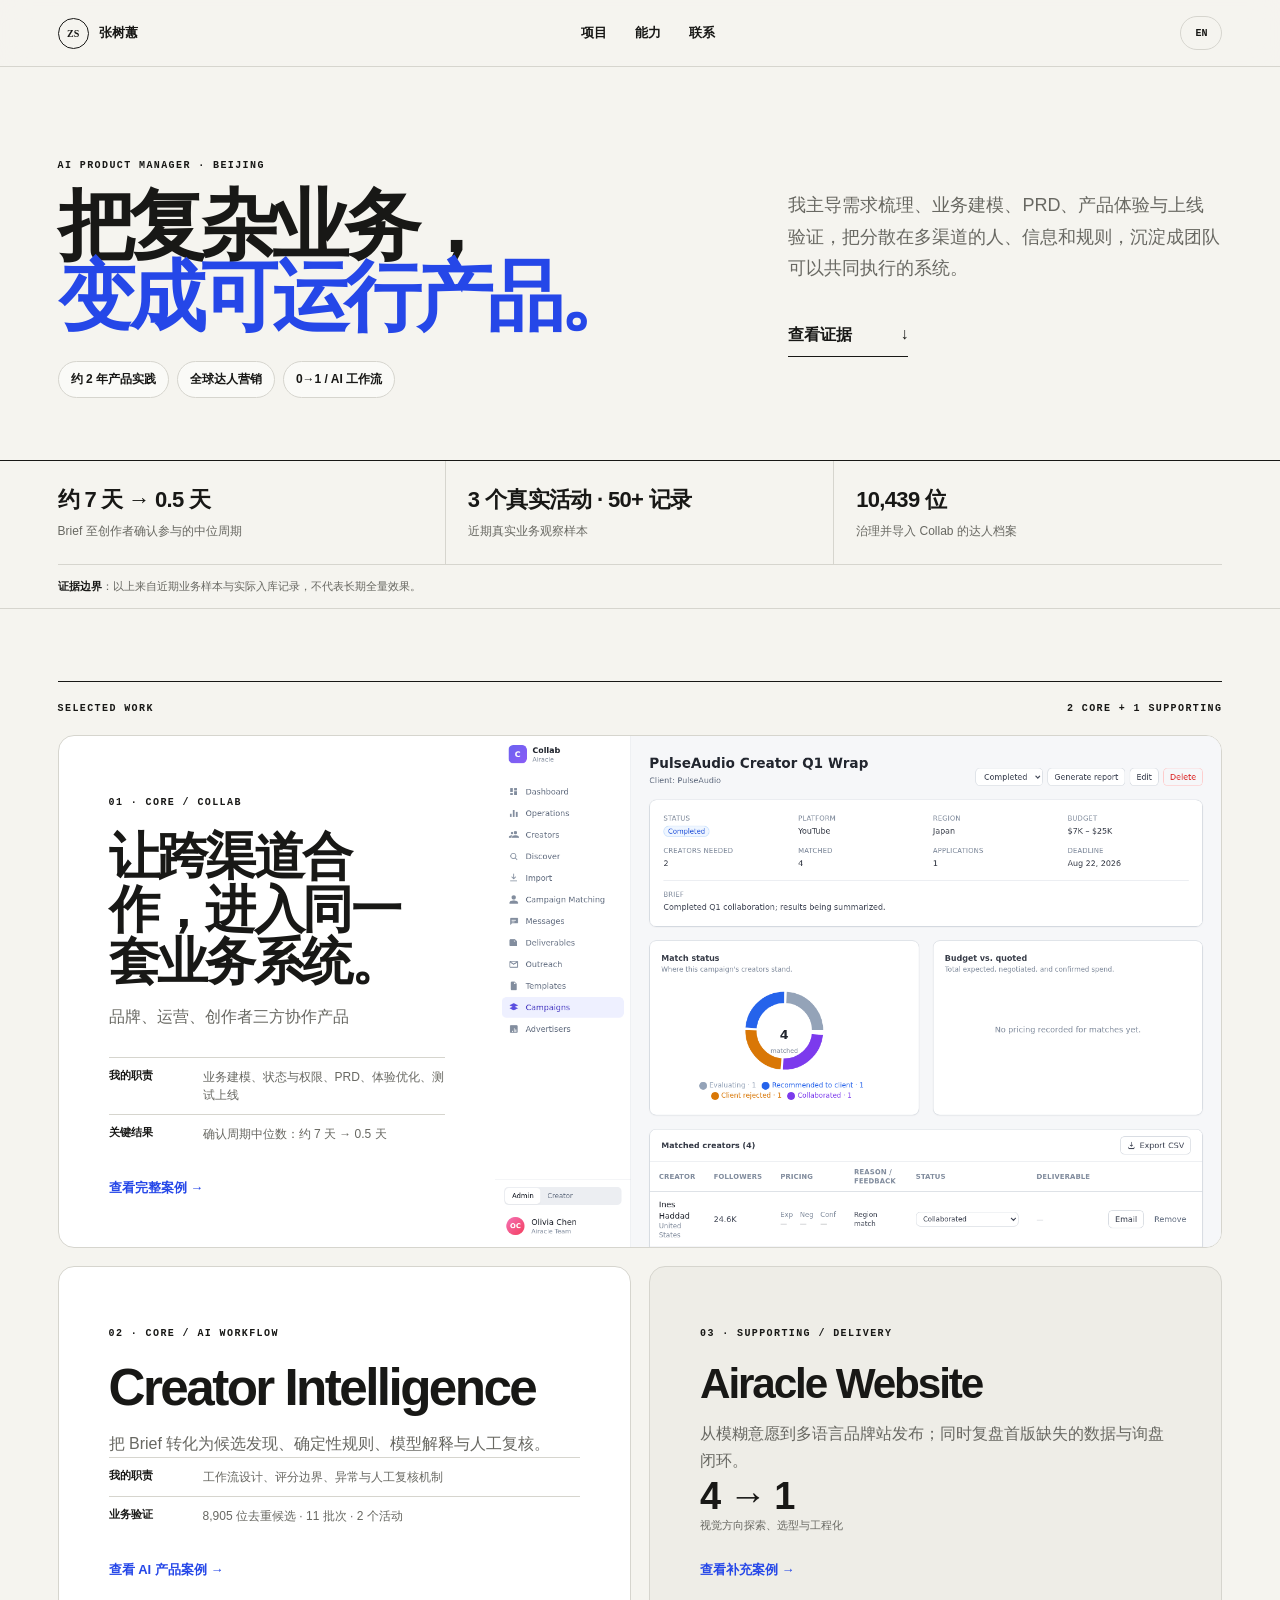
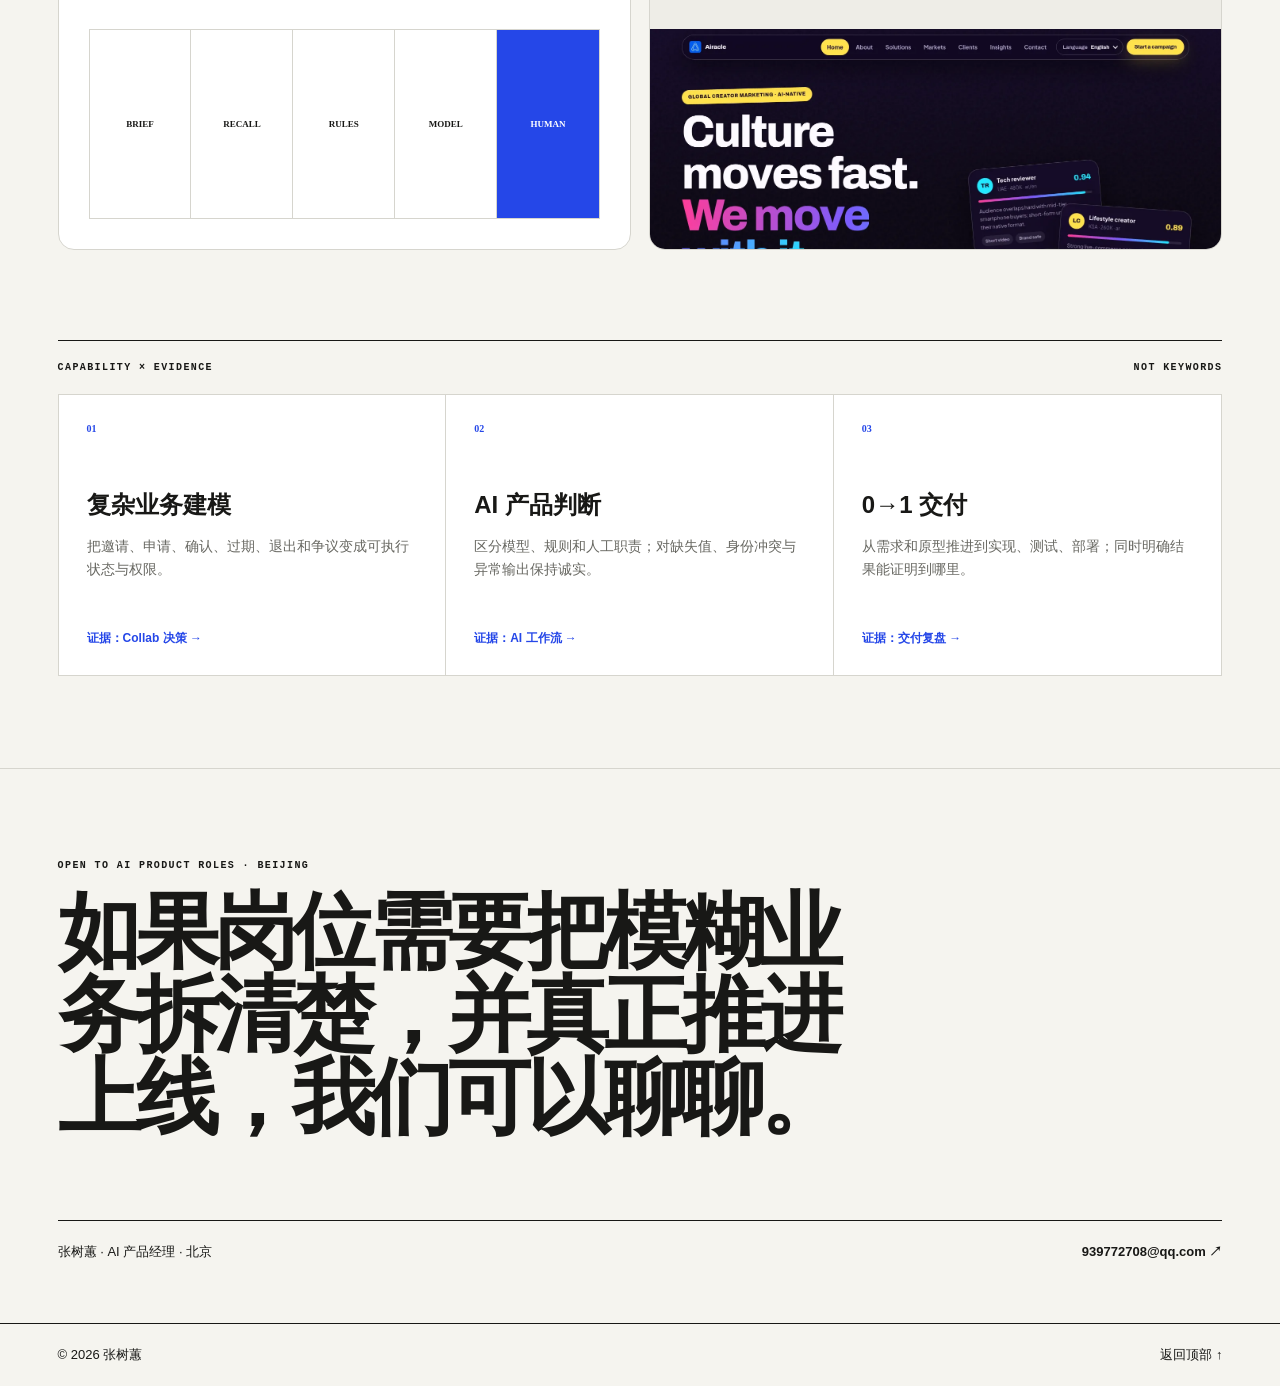
<file: index.html>
<!doctype html><html lang="zh-CN"><head><meta charset="utf-8"><meta name="viewport" content="width=device-width,initial-scale=1"><title>张树蕙｜AI 产品经理</title><meta name="description" content="张树蕙的 AI 产品作品集：约两年全球达人营销实践，复杂业务建模、AI 工作流与 0 到 1 产品交付。"><meta name="theme-color" content="#f5f4ef"><meta property="og:title" content="张树蕙｜AI 产品经理"><meta property="og:description" content="把复杂业务变成可运行、可验证的产品。"><meta property="og:type" content="website"><meta property="og:url" content="https://www.zhangshuhui.com/"><meta property="og:image" content="https://www.zhangshuhui.com/assets/portfolio/collab-campaign.png"><link rel="canonical" href="https://www.zhangshuhui.com/"><link rel="icon" href="assets/favicon.svg"><link rel="stylesheet" href="styles.css?v=402020a"></head><body><a class="skip-link" href="#main">跳到主要内容</a><header class="site-header"><div class="nav-shell"><a class="brand" href="#top"><span>ZS</span><b>张树蕙</b></a><button class="menu-button" data-menu-button aria-expanded="false" aria-controls="site-nav">菜单</button><nav id="site-nav" data-nav><a href="#work">项目</a><a href="#capability">能力</a><a href="mailto:939772708@qq.com">联系</a></nav></div></header><main id="main">
<section class="home-hero home-hero--evidence page-shell" id="top"><div class="hero-main"><p class="eyebrow">AI PRODUCT MANAGER · BEIJING</p><h1>把复杂业务，<span>变成可运行产品。</span></h1><div class="hero-facts"><span>约 2 年产品实践</span><span>全球达人营销</span><span>0→1 / AI 工作流</span></div></div><div class="home-intro"><p>我主导需求梳理、业务建模、PRD、产品体验与上线验证，把分散在多渠道的人、信息和规则，沉淀成团队可以共同执行的系统。</p><a class="text-action" href="#work">查看证据 <b>↓</b></a></div></section>
<section class="evidence-bar page-shell" aria-label="可核验成果"><article><strong>约 7 天 → 0.5 天</strong><span>Brief 至创作者确认参与的中位周期</span></article><article><strong>3 个真实活动 · 50+ 记录</strong><span>近期真实业务观察样本</span></article><article><strong>10,439 位</strong><span>治理并导入 Collab 的达人档案</span></article><p><b>证据边界</b>：以上来自近期业务样本与实际入库记录，不代表长期全量效果。</p></section>
<section class="work-index page-shell" id="work"><div class="section-label"><span>SELECTED WORK</span><span>2 CORE + 1 SUPPORTING</span></div><div class="project-grid">
<a class="project-card project-card--hero" href="cases/collab.html"><div class="project-copy"><p class="eyebrow">01 · CORE / COLLAB</p><h2>让跨渠道合作，进入同一套业务系统。</h2><p>品牌、运营、创作者三方协作产品</p><dl class="ownership"><div><dt>我的职责</dt><dd>业务建模、状态与权限、PRD、体验优化、测试上线</dd></div><div><dt>关键结果</dt><dd>确认周期中位数：约 7 天 → 0.5 天</dd></div></dl><b>查看完整案例 →</b></div><figure class="evidence-focus"><img src="assets/portfolio/collab-campaign.png" alt="Collab 活动工作台" width="1280" height="900"></figure></a>
<a class="project-card project-card--core" href="cases/creator-intelligence.html"><div class="project-copy"><p class="eyebrow">02 · CORE / AI WORKFLOW</p><h2>Creator Intelligence</h2><p>把 Brief 转化为候选发现、确定性规则、模型解释与人工复核。</p><dl class="ownership"><div><dt>我的职责</dt><dd>工作流设计、评分边界、异常与人工复核机制</dd></div><div><dt>业务验证</dt><dd>8,905 位去重候选 · 11 批次 · 2 个活动</dd></div></dl><b>查看 AI 产品案例 →</b></div><div class="card-workflow" aria-label="Creator Intelligence 工作流"><span>BRIEF</span><span>RECALL</span><span>RULES</span><span>MODEL</span><span>HUMAN</span></div></a>
<a class="project-card project-card--support" href="cases/airacle-website.html"><div class="project-copy"><p class="eyebrow">03 · SUPPORTING / DELIVERY</p><h2>Airacle Website</h2><p>从模糊意愿到多语言品牌站发布；同时复盘首版缺失的数据与询盘闭环。</p><div class="project-stat"><strong>4 → 1</strong><span>视觉方向探索、选型与工程化</span></div><b>查看补充案例 →</b></div><figure><img src="assets/portfolio/airacle-home.webp" alt="Airacle 全球化品牌官网" width="1440" height="1000" loading="lazy"></figure></a>
</div></section>
<section class="capability page-shell" id="capability"><div class="section-label"><span>CAPABILITY × EVIDENCE</span><span>NOT KEYWORDS</span></div><div class="capability-grid"><article><span>01</span><h3>复杂业务建模</h3><p>把邀请、申请、确认、过期、退出和争议变成可执行状态与权限。</p><a href="cases/collab.html#decisions">证据：Collab 决策 →</a></article><article><span>02</span><h3>AI 产品判断</h3><p>区分模型、规则和人工职责；对缺失值、身份冲突与异常输出保持诚实。</p><a href="cases/creator-intelligence.html#product">证据：AI 工作流 →</a></article><article><span>03</span><h3>0→1 交付</h3><p>从需求和原型推进到实现、测试、部署；同时明确结果能证明到哪里。</p><a href="cases/airacle-website.html#outcome">证据：交付复盘 →</a></article></div></section>
<section class="home-contact page-shell"><p class="eyebrow">OPEN TO AI PRODUCT ROLES · BEIJING</p><h2>如果岗位需要把模糊业务拆清楚，并真正推进上线，我们可以聊聊。</h2><div><span>张树蕙 · AI 产品经理 · 北京</span><a href="mailto:939772708@qq.com">939772708@qq.com ↗</a></div></section></main><footer><span>© <span data-year></span> 张树蕙</span><a href="#top">返回顶部 ↑</a></footer><script src="script.js?v=402020a"></script></body></html>
</file>
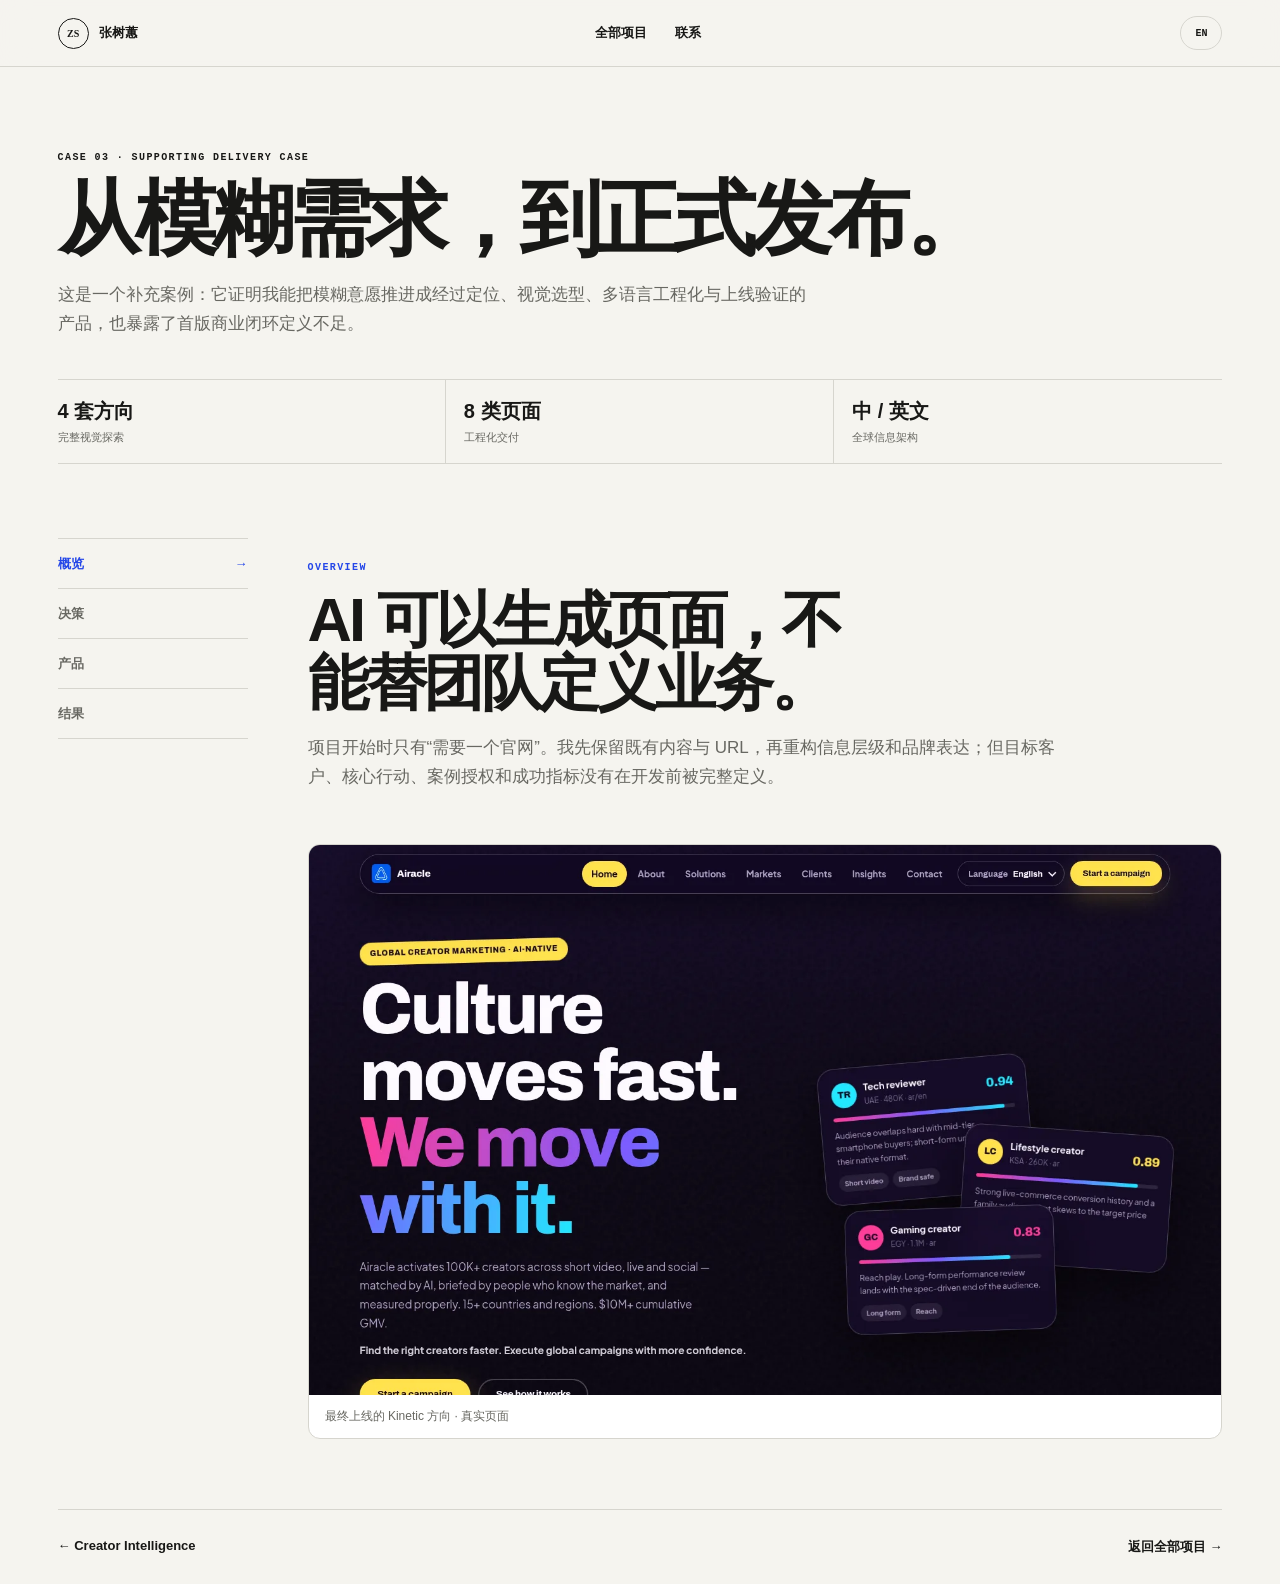
<file: cases/airacle-website.html>
<!doctype html><html lang="zh-CN"><head><meta charset="utf-8"><meta name="viewport" content="width=device-width,initial-scale=1"><title>Airacle Website｜张树蕙产品案例</title><meta name="description" content="补充案例：从模糊官网需求到多语言品牌站发布，并复盘商业闭环缺口。"><link rel="canonical" href="https://www.zhangshuhui.com/cases/airacle-website.html"><link rel="icon" href="../assets/favicon.svg"><link rel="stylesheet" href="../styles.css?v=402020a"></head><body><header class="site-header"><div class="nav-shell"><a class="brand" href="../index.html"><span>ZS</span><b>张树蕙</b></a><nav><a href="../index.html#work">全部项目</a><a href="mailto:939772708@qq.com">联系</a></nav></div></header><main class="case-shell" id="main"><section class="case-intro"><p class="eyebrow">CASE 03 · SUPPORTING DELIVERY CASE</p><h1>从模糊需求，到正式发布。</h1><p>这是一个补充案例：它证明我能把模糊意愿推进成经过定位、视觉选型、多语言工程化与上线验证的产品，也暴露了首版商业闭环定义不足。</p><div class="case-results"><span><b>4 套方向</b>完整视觉探索</span><span><b>8 类页面</b>工程化交付</span><span><b>中 / 英文</b>全球信息架构</span></div></section><div class="case-browser"><nav class="case-tabs" role="tablist" aria-label="Airacle Website 案例章节"><a role="tab" href="#overview" aria-controls="overview">概览</a><a role="tab" href="#decisions" aria-controls="decisions">决策</a><a role="tab" href="#product" aria-controls="product">产品</a><a role="tab" href="#outcome" aria-controls="outcome">结果</a></nav><div class="case-panels">
<section id="overview" role="tabpanel"><div class="panel-heading"><span>OVERVIEW</span><h2>AI 可以生成页面，不能替团队定义业务。</h2><p>项目开始时只有“需要一个官网”。我先保留既有内容与 URL，再重构信息层级和品牌表达；但目标客户、核心行动、案例授权和成功指标没有在开发前被完整定义。</p></div><figure class="panel-visual"><img src="../assets/portfolio/airacle-home.webp" alt="Airacle 真实官网首页" width="1440" height="1000"><figcaption>最终上线的 Kinetic 方向 · 真实页面</figcaption></figure></section>
<section id="decisions" role="tabpanel"><div class="panel-heading"><span>PRODUCT DECISIONS</span><h2>不是只交一套皮肤，而是用方案帮助团队选择。</h2></div><div class="decision-cards"><article><b>KINETIC</b><h3>文化张力</h3><p>最终采用，表达达人营销的速度、文化感与跨市场活力。</p></article><article><b>AURORA</b><h3>AI 实验室</h3><p>技术表达更强，但容易落入通用 AI SaaS 视觉。</p></article><article><b>MERIDIAN</b><h3>编辑美学</h3><p>更克制和高端，但会削弱业务需要的行动感。</p></article></div></section>
<section id="product" role="tabpanel"><div class="panel-heading"><span>DELIVERY SYSTEM</span><h2>从视觉方向，到可维护、可发布的网站。</h2><p>Kinetic 被扩展为八类页面和中英文路径，同时补齐 sitemap、hreflang、分享图、favicon、链接与资源校验，并完成浏览器验证与正式发布。</p></div><figure class="panel-visual panel-visual--large"><img src="../assets/portfolio/airacle-home.webp" alt="Airacle 官网工程化页面" width="1440" height="1000"><figcaption>真实发布页面；不是概念稿或匿名模板。</figcaption></figure></section>
<section id="outcome" role="tabpanel"><div class="panel-heading"><span>OUTCOME & REFLECTION</span><h2>交付完成，但商业闭环没有在首版建立。</h2><p>网站完成多语言、SEO 和发布验证，却没有访问埋点、可追踪询盘与销售归因。因此它只能证明交付质量，不能包装成增长成果。</p></div><div class="evidence-table"><article><b>正确判断</b><p>我提出并坚持不使用 AI 补写的匿名案例或未经客户授权的数据。</p></article><article><b>关键不足</b><p>页面范围先于成功指标确定，缺少“访问 → 询盘 → 跟进 → 商机”的可验证链路。</p></article><article><b>如果重做</b><p>首发首页、真实 Brief 表单、事件埋点与销售归因，再依据搜索和销售需求扩展页面。</p></article></div></section>
</div></div><nav class="case-next"><a href="creator-intelligence.html#overview">← Creator Intelligence</a><a href="../index.html#work">返回全部项目 →</a></nav></main><script src="../script.js?v=402020a"></script></body></html>
</file>
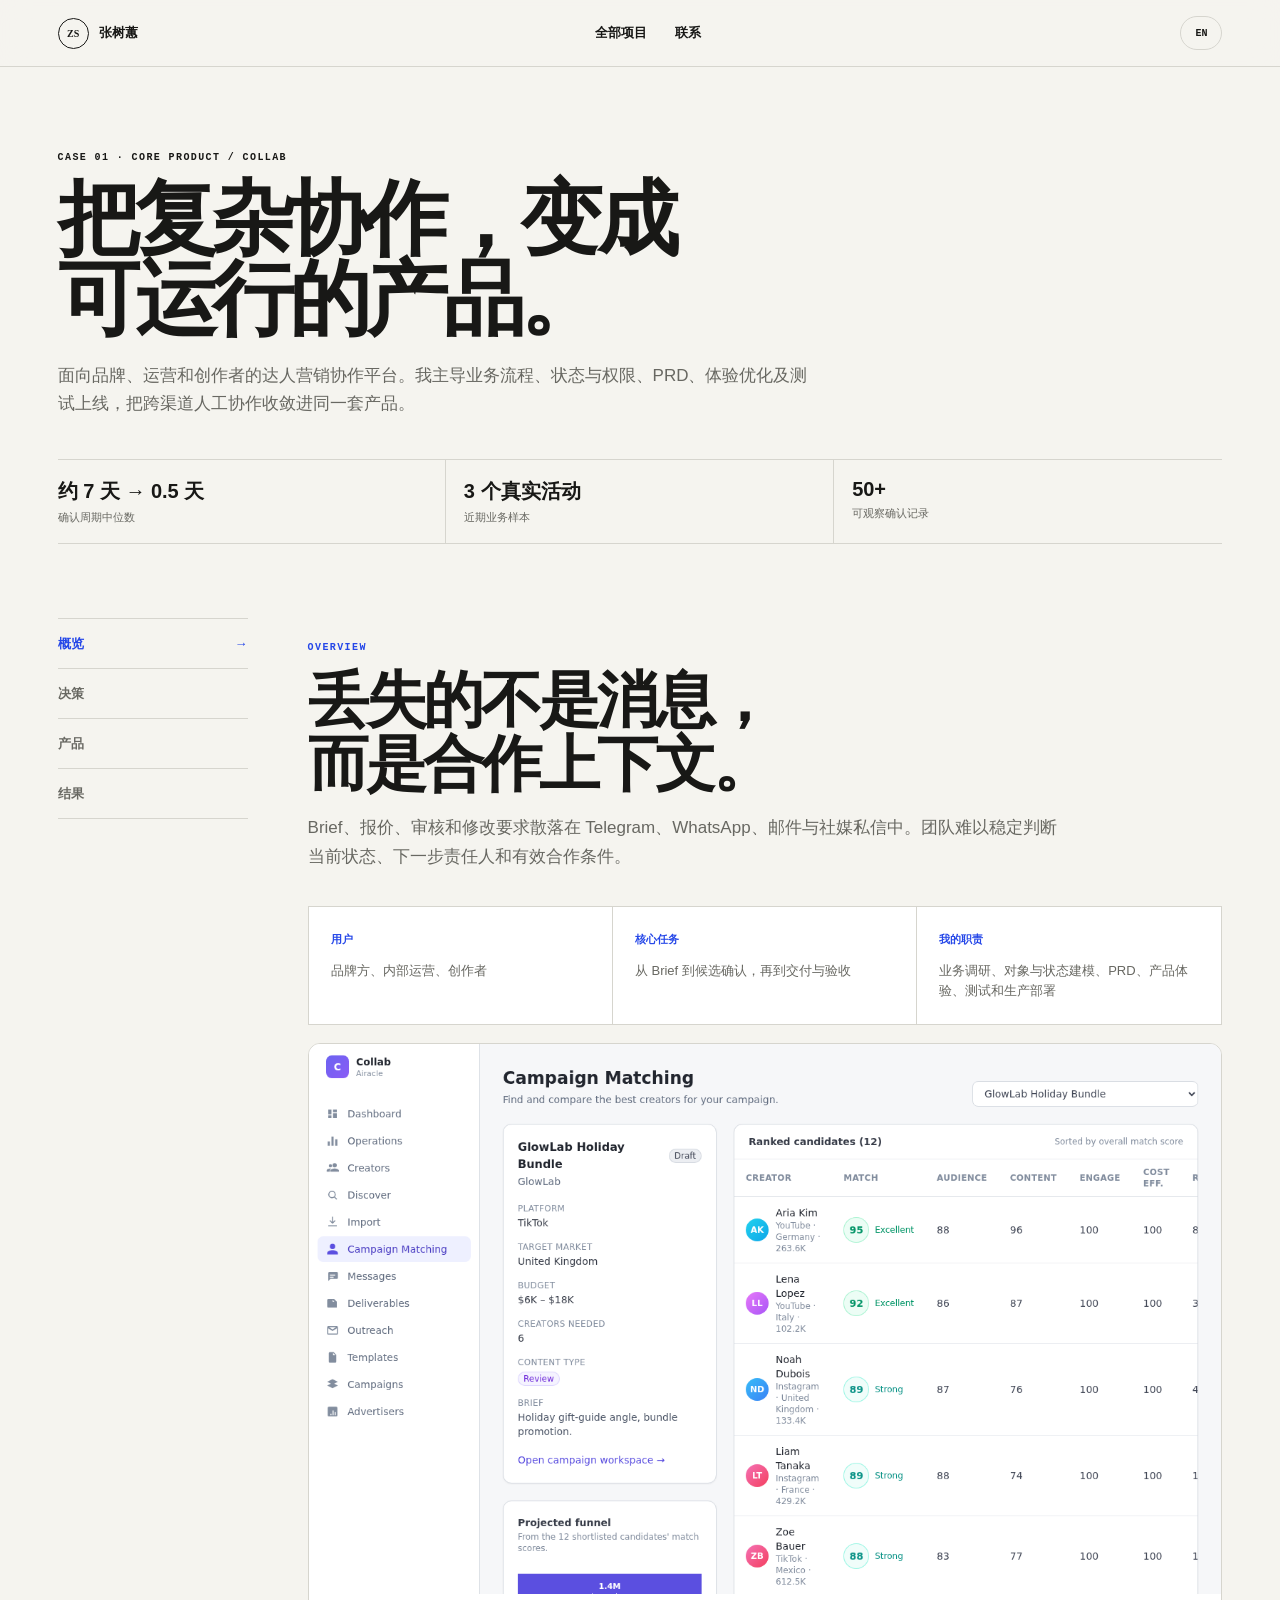
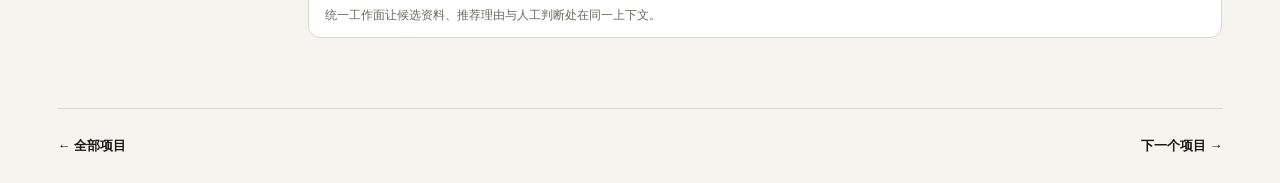
<file: cases/collab.html>
<!doctype html><html lang="zh-CN"><head><meta charset="utf-8"><meta name="viewport" content="width=device-width,initial-scale=1"><title>Collab｜张树蕙产品案例</title><meta name="description" content="Collab 达人营销协作平台：从跨渠道人工协作到统一状态、责任和数据。"><link rel="canonical" href="https://www.zhangshuhui.com/cases/collab.html"><link rel="icon" href="../assets/favicon.svg"><link rel="stylesheet" href="../styles.css?v=402020a"></head><body><header class="site-header"><div class="nav-shell"><a class="brand" href="../index.html"><span>ZS</span><b>张树蕙</b></a><nav><a href="../index.html#work">全部项目</a><a href="mailto:939772708@qq.com">联系</a></nav></div></header><main class="case-shell" id="main"><section class="case-intro"><p class="eyebrow">CASE 01 · CORE PRODUCT / COLLAB</p><h1>把复杂协作，变成可运行的产品。</h1><p>面向品牌、运营和创作者的达人营销协作平台。我主导业务流程、状态与权限、PRD、体验优化及测试上线，把跨渠道人工协作收敛进同一套产品。</p><div class="case-results"><span><b>约 7 天 → 0.5 天</b>确认周期中位数</span><span><b>3 个真实活动</b>近期业务样本</span><span><b>50+</b>可观察确认记录</span></div></section><div class="case-browser"><nav class="case-tabs" role="tablist" aria-label="Collab 案例章节"><a role="tab" href="#overview" aria-controls="overview">概览</a><a role="tab" href="#decisions" aria-controls="decisions">决策</a><a role="tab" href="#product" aria-controls="product">产品</a><a role="tab" href="#outcome" aria-controls="outcome">结果</a></nav><div class="case-panels">
<section id="overview" role="tabpanel"><div class="panel-heading"><span>OVERVIEW</span><h2>丢失的不是消息，而是合作上下文。</h2><p>Brief、报价、审核和修改要求散落在 Telegram、WhatsApp、邮件与社媒私信中。团队难以稳定判断当前状态、下一步责任人和有效合作条件。</p></div><div class="context-grid"><article><b>用户</b><p>品牌方、内部运营、创作者</p></article><article><b>核心任务</b><p>从 Brief 到候选确认，再到交付与验收</p></article><article><b>我的职责</b><p>业务调研、对象与状态建模、PRD、产品体验、测试和生产部署</p></article></div><figure class="panel-visual"><img src="../assets/portfolio/collab-matching.png" alt="Collab 匹配工作台" width="1280" height="900"><figcaption>统一工作面让候选资料、推荐理由与人工判断处在同一上下文。</figcaption></figure></section>
<section id="decisions" role="tabpanel"><div class="panel-heading"><span>PRODUCT DECISIONS</span><h2>真正困难的不是页面，而是冲突发生时系统怎么处理。</h2></div><div class="decision-cards"><article><b>01 · CAPACITY</b><h3>待确认也占名额</h3><p>避免活动超额确认；邀请过期或明确拒绝后再释放，并保留历史记录。</p></article><article><b>02 · CONSENT</b><h3>条件变化必须重确认</h3><p>品牌修改报价、交付或授权条件后进入“待处理”，系统不得替创作者默认接受。</p></article><article><b>03 · RIGHTS</b><h3>AI 不裁决关键权益</h3><p>资格、付款和争议由确定性规则约束，异常升级人工，不让模型直接改变合作状态。</p></article></div></section>
<section id="product" role="tabpanel"><div class="panel-heading"><span>PRODUCT SYSTEM</span><h2>每个角色，看见同一笔合作的状态和下一步。</h2><p>我把原来的消息接力拆成一条可追踪业务链路，并为过期、条件变更、拒绝和争议保留明确出口。</p></div><div class="process-flow" aria-label="Collab 核心业务链路"><span><b>01 · BRIEF</b>品牌提交需求</span><span><b>02 · MATCH</b>发现与筛选候选</span><span><b>03 · INVITE</b>邀请或开放申请</span><span><b>04 · CONFIRM</b>候选确认条件</span><span><b>05 · DELIVER</b>提交内容与返修</span><span><b>06 · ACCEPT</b>验收与后续结算</span></div><div class="product-gallery"><figure><img src="../assets/portfolio/collab-campaign.png" alt="Collab 活动详情" width="1280" height="900"><figcaption>活动、名额与下一步动作</figcaption></figure><figure><img src="../assets/portfolio/collab-report.png" alt="Collab 活动报告" width="1280" height="900"><figcaption>过程与结果复盘</figcaption></figure><figure class="mobile-proof"><img src="../assets/portfolio/collab-mobile.png" alt="Collab 移动端" width="390" height="844"><figcaption>移动端高频状态</figcaption></figure></div></section>
<section id="outcome" role="tabpanel"><div class="panel-heading"><span>OUTCOME & MEASUREMENT</span><h2>结果成立，但必须把口径说清楚。</h2><p>近期 3 个活动、50+ 笔可观察确认记录中，从品牌 Brief 进入团队到候选确认参与的周期中位数，由约 7 天缩短至 0.5 天。</p></div><div class="evidence-table"><article><b>指标口径</b><p>起点：团队收到可执行 Brief；终点：创作者确认参加且提交品牌审核所需信息。</p></article><article><b>为什么用中位数</b><p>减少极端延迟样本对结果的拉动，更接近日常活动的典型周期。</p></article><article><b>证据限制</b><p>样本仅覆盖近期 3 个活动，不代表长期全量；外部邮件、WhatsApp、合同与发布仍有人工回填。</p></article></div></section>
</div></div><nav class="case-next"><a href="../index.html#work">← 全部项目</a><a href="creator-intelligence.html#overview">下一个项目 →</a></nav></main><script src="../script.js?v=402020a"></script></body></html>
</file>
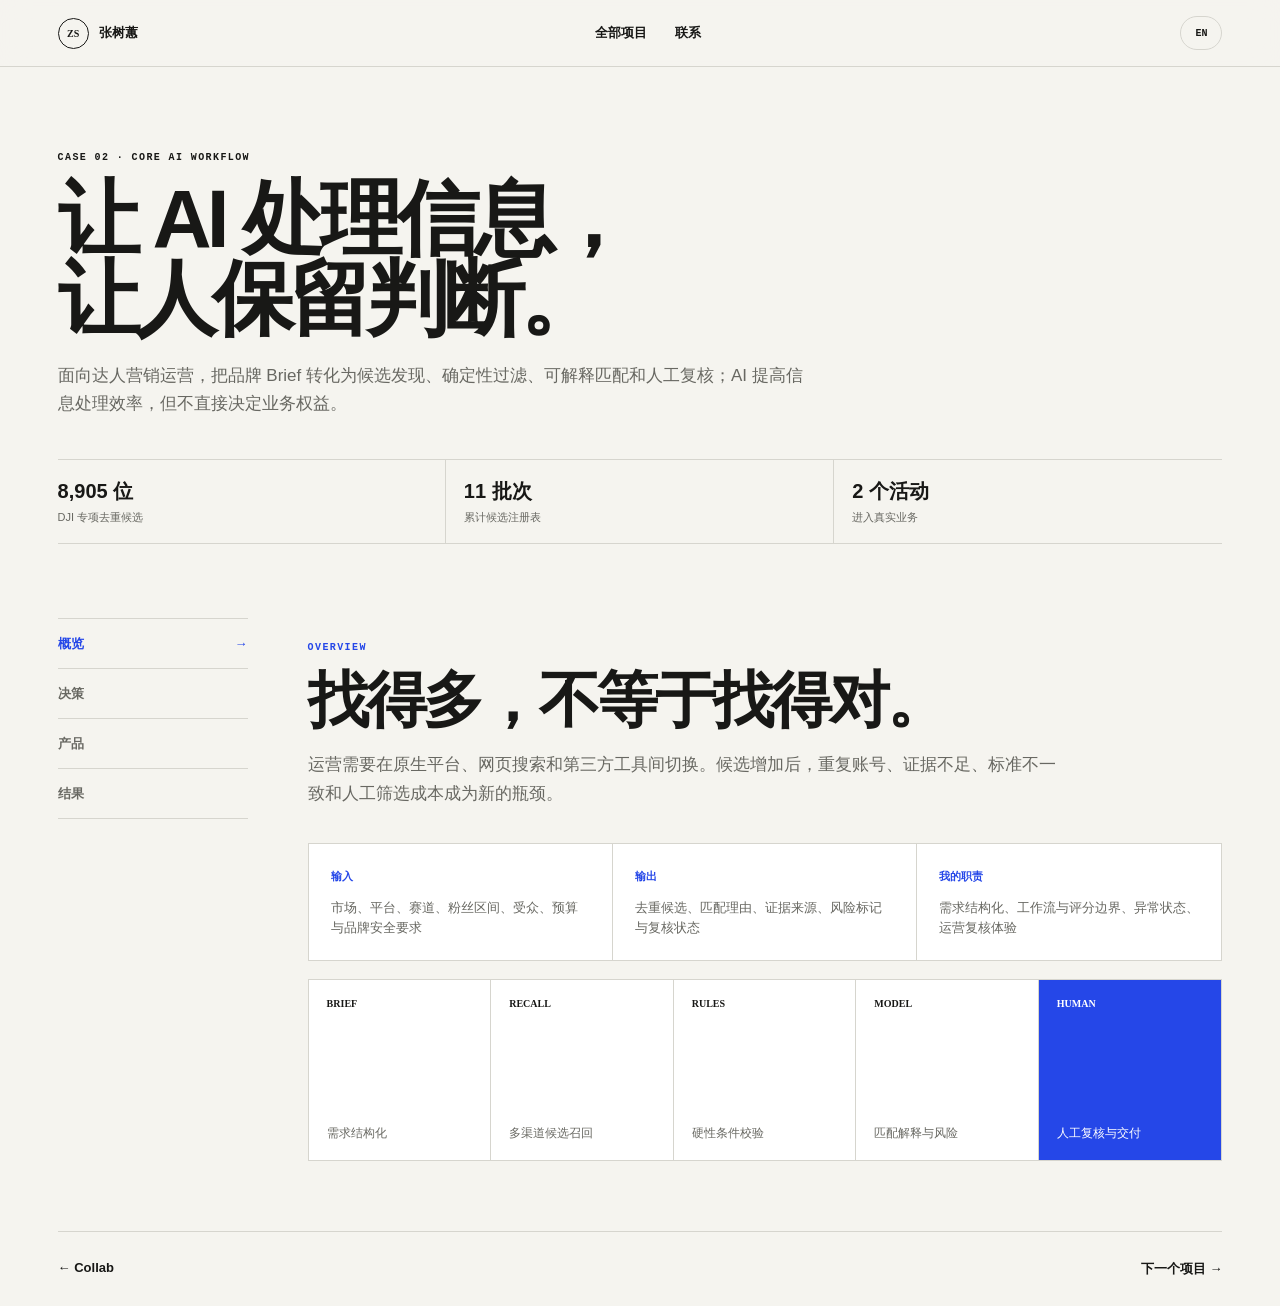
<file: cases/creator-intelligence.html>
<!doctype html><html lang="zh-CN"><head><meta charset="utf-8"><meta name="viewport" content="width=device-width,initial-scale=1"><title>Creator Intelligence｜张树蕙产品案例</title><meta name="description" content="AI 辅助达人发现：Brief 结构化、候选召回、规则校验、模型解释与人工复核。"><link rel="canonical" href="https://www.zhangshuhui.com/cases/creator-intelligence.html"><link rel="icon" href="../assets/favicon.svg"><link rel="stylesheet" href="../styles.css?v=402020a"></head><body><header class="site-header"><div class="nav-shell"><a class="brand" href="../index.html"><span>ZS</span><b>张树蕙</b></a><nav><a href="../index.html#work">全部项目</a><a href="mailto:939772708@qq.com">联系</a></nav></div></header><main class="case-shell" id="main"><section class="case-intro"><p class="eyebrow">CASE 02 · CORE AI WORKFLOW</p><h1>让 AI 处理信息，让人保留判断。</h1><p>面向达人营销运营，把品牌 Brief 转化为候选发现、确定性过滤、可解释匹配和人工复核；AI 提高信息处理效率，但不直接决定业务权益。</p><div class="case-results"><span><b>8,905 位</b>DJI 专项去重候选</span><span><b>11 批次</b>累计候选注册表</span><span><b>2 个活动</b>进入真实业务</span></div></section><div class="case-browser"><nav class="case-tabs" role="tablist" aria-label="Creator Intelligence 案例章节"><a role="tab" href="#overview" aria-controls="overview">概览</a><a role="tab" href="#decisions" aria-controls="decisions">决策</a><a role="tab" href="#product" aria-controls="product">产品</a><a role="tab" href="#outcome" aria-controls="outcome">结果</a></nav><div class="case-panels">
<section id="overview" role="tabpanel"><div class="panel-heading"><span>OVERVIEW</span><h2>找得多，不等于找得对。</h2><p>运营需要在原生平台、网页搜索和第三方工具间切换。候选增加后，重复账号、证据不足、标准不一致和人工筛选成本成为新的瓶颈。</p></div><div class="context-grid"><article><b>输入</b><p>市场、平台、赛道、粉丝区间、受众、预算与品牌安全要求</p></article><article><b>输出</b><p>去重候选、匹配理由、证据来源、风险标记与复核状态</p></article><article><b>我的职责</b><p>需求结构化、工作流与评分边界、异常状态、运营复核体验</p></article></div><div class="workflow-diagram" aria-label="AI 辅助达人发现工作流"><span><b>BRIEF</b>需求结构化</span><span><b>RECALL</b>多渠道候选召回</span><span><b>RULES</b>硬性条件校验</span><span><b>MODEL</b>匹配解释与风险</span><span><b>HUMAN</b>人工复核与交付</span></div></section>
<section id="decisions" role="tabpanel"><div class="panel-heading"><span>PRODUCT DECISIONS</span><h2>评分不是事实，可信度来自证据和边界。</h2></div><div class="decision-cards decision-cards--four"><article><b>01</b><h3>缺失标记未知</h3><p>不把缺少档期、报价或受众信息伪装成不匹配。</p></article><article><b>02</b><h3>高分必须解释</h3><p>结论附带资料来源；没有证据的 95 分不进入可信推荐。</p></article><article><b>03</b><h3>模型不覆盖资产</h3><p>身份冲突进入人工核验，原始账号和来源记录始终保留。</p></article><article><b>04</b><h3>失败不等于低分</h3><p>非法 JSON、接口超时或资料不足进入待处理，不能误伤候选人。</p></article></div></section>
<section id="product" role="tabpanel"><div class="panel-heading"><span>AI PRODUCT ARCHITECTURE</span><h2>模型负责理解，规则守住底线，人工承担决定。</h2><p>当前是预设路径驱动的 AI 工作流，不包装成能够自主规划的完整 Agent。每一层拥有不同职责，并产生可审计的中间结果。</p></div><div class="layer-stack"><article><b>模型层</b><h3>理解与归纳</h3><p>解析 Brief、提取候选资料、生成搜索词、整理匹配理由和风险。</p><span>输出必须结构化，并附证据来源。</span></article><article><b>规则层</b><h3>确定性校验</h3><p>校验平台、粉丝区间、必要字段、身份冲突、JSON 格式与任务状态。</p><span>硬性条件不交给模型自由解释。</span></article><article><b>人工层</b><h3>业务复核</h3><p>判断账号真实性、内容适配、敏感风险、是否联系和最终交付名单。</p><span>关键状态变更由人确认。</span></article></div><div class="failure-strip"><b>失败状态</b><span>资料不足 → 待补充</span><span>输出异常 → 待重试</span><span>身份冲突 → 待核验</span><span>规则不通过 → 拒绝并记录原因</span></div></section>
<section id="outcome" role="tabpanel"><div class="panel-heading"><span>OUTCOME & EVALUATION</span><h2>证明了流程可用，还没有证明模型已经最优。</h2><p>DJI 欧美专项形成 8,905 位去重候选并进入两个真实活动。35 个实质回复中有 10 个明确报价，即“实质回复 → 明确报价率”为 28.6%；它不是总体回复率。</p></div><div class="evidence-table"><article><b>已验证</b><p>候选召回、去重、规则过滤、解释生成、导出和运营复核可以组成可执行流程。</p></article><article><b>评测缺口</b><p>尚未建立统一离线评测集，也缺少完整发送人数，因此不能证明总体回复率、召回率或模型准确率。</p></article><article><b>下一步</b><p>统一记录邀请、回复、报价、签约和发布，并用人工通过率、单位时间有效候选数与端到端转化评估迭代。</p></article></div></section>
</div></div><nav class="case-next"><a href="collab.html#overview">← Collab</a><a href="airacle-website.html#overview">下一个项目 →</a></nav></main><script src="../script.js?v=402020a"></script></body></html>
</file>
<file: styles.css>
:root{--paper:#f5f4ef;--ink:#181816;--muted:#686862;--line:#d6d5ce;--blue:#2547e8;--card:#fff;--max:1280px;--pad:clamp(20px,4.5vw,64px)}*{box-sizing:border-box}html{scroll-behavior:smooth}body{margin:0;background:var(--paper);color:var(--ink);font-family:Inter,"SF Pro Display","PingFang SC","Microsoft YaHei",sans-serif;-webkit-font-smoothing:antialiased}a{color:inherit;text-decoration:none}img{display:block;max-width:100%}.skip-link{position:fixed;top:-70px;left:15px;background:var(--ink);color:#fff;padding:10px;z-index:50}.skip-link:focus{top:15px}.page-shell,.nav-shell,.case-shell{width:min(100%,var(--max));margin:auto;padding-left:var(--pad);padding-right:var(--pad)}.site-header{position:sticky;top:0;z-index:30;background:rgba(245,244,239,.92);backdrop-filter:blur(14px);border-bottom:1px solid var(--line)}.nav-shell{height:66px;display:flex;align-items:center;justify-content:space-between}.brand{display:flex;align-items:center;gap:10px;font-size:13px}.brand span{display:grid;place-items:center;width:31px;height:31px;border:1px solid;border-radius:50%;font:700 10px ui-monospace}.nav-shell nav{display:flex;gap:28px;font-size:13px;font-weight:650}.menu-button{display:none;border:0;background:none;min-width:48px;min-height:44px;font-weight:700}.eyebrow,.section-label,.panel-heading>span{font:700 10px/1.3 ui-monospace,SFMono-Regular,Menlo,monospace;letter-spacing:.14em;text-transform:uppercase}.home-hero{padding-top:100px;padding-bottom:90px;display:grid;grid-template-columns:1.2fr .8fr;gap:80px;align-items:end}.home-hero h1{margin:18px 0 0;font-size:clamp(66px,7.5vw,104px);line-height:.92;letter-spacing:-.07em}.home-hero h1 span{display:block}.home-hero h1 span:last-child{color:var(--blue)}.home-intro p{max-width:500px;margin:0 0 30px;color:var(--muted);font-size:18px;line-height:1.75}.text-action{display:inline-flex;gap:48px;padding:10px 0;border-bottom:1px solid;font-weight:700}.section-label{display:flex;justify-content:space-between;padding:20px 0;border-top:1px solid}.work-index{padding-bottom:90px}.project-grid{display:grid;grid-template-columns:1fr 1fr;gap:18px}.project-card{min-height:480px;background:var(--card);border:1px solid var(--line);border-radius:16px;overflow:hidden;display:grid;grid-template-rows:auto 220px;transition:transform .2s ease,box-shadow .2s ease}.project-card:hover{transform:translateY(-3px);box-shadow:0 18px 50px rgba(25,25,20,.09)}.project-card--hero{grid-column:1/-1;grid-template-columns:.75fr 1.25fr;grid-template-rows:none;min-height:510px}.project-copy{padding:clamp(28px,4vw,50px);display:flex;flex-direction:column;align-items:flex-start}.project-copy h2{margin:12px 0 16px;font-size:clamp(34px,4vw,58px);line-height:1.02;letter-spacing:-.05em;text-wrap:balance}.project-copy>p:not(.eyebrow){margin:0;color:var(--muted);line-height:1.65}.project-stat{margin:auto 0 28px;display:grid}.project-stat strong{font-size:38px;letter-spacing:-.04em}.project-stat span{font-size:11px;color:var(--muted)}.project-copy>b{font-size:13px;color:var(--blue)}.project-card figure{margin:0;overflow:hidden;background:#eee}.project-card figure img{width:100%;height:100%;object-fit:cover;object-position:top}.card-workflow{display:grid;grid-template-columns:repeat(5,1fr);margin:0 30px 30px;border:1px solid var(--line)}.card-workflow span{display:grid;place-items:center;border-right:1px solid var(--line);font:700 9px ui-monospace}.card-workflow span:last-child{border:0;background:var(--blue);color:#fff}.proof{padding-bottom:90px}.proof-grid{display:grid;grid-template-columns:repeat(3,1fr);border:1px solid var(--line);background:#fff}.proof-grid article{padding:30px;border-right:1px solid var(--line)}.proof-grid article:last-child{border:0}.proof-grid strong{font-size:28px}.proof-grid p{margin:8px 0 0;color:var(--muted);font-size:13px}.home-contact{padding-top:80px;padding-bottom:40px;border-top:1px solid var(--line)}.home-contact h2{max-width:950px;margin:18px 0 80px;font-size:clamp(44px,6.5vw,84px);line-height:1;letter-spacing:-.06em;text-wrap:balance}.home-contact>div,footer{display:flex;justify-content:space-between;padding:22px 0;border-top:1px solid;font-size:13px}.home-contact a{font-weight:700}footer{width:min(100%,var(--max));margin:auto;padding-left:var(--pad);padding-right:var(--pad)}
/* tabbed case studies */.case-intro{padding:74px 0 46px}.case-intro h1{max-width:980px;margin:15px 0 22px;font-size:clamp(52px,6.4vw,86px);line-height:.98;letter-spacing:-.06em;text-wrap:balance}.case-intro>p:not(.eyebrow){max-width:760px;margin:0;color:var(--muted);font-size:17px;line-height:1.7}.case-results{display:grid;grid-template-columns:repeat(3,1fr);margin-top:40px;border-top:1px solid var(--line);border-bottom:1px solid var(--line)}.case-results span{padding:18px;border-right:1px solid var(--line);font-size:11px;color:var(--muted)}.case-results span:first-child{padding-left:0}.case-results span:last-child{border:0}.case-results b{display:block;margin-bottom:5px;color:var(--ink);font-size:20px}.case-browser{display:grid;grid-template-columns:190px 1fr;gap:60px;align-items:start;padding:28px 0 70px}.case-tabs{position:sticky;top:94px;display:grid;border-top:1px solid var(--line)}.case-tabs a{min-height:50px;display:flex;align-items:center;border-bottom:1px solid var(--line);font-size:13px;font-weight:650;color:var(--muted)}.case-tabs a[aria-selected="true"]{color:var(--blue);font-weight:800}.case-tabs a[aria-selected="true"]:after{content:'→';margin-left:auto}.case-panels{min-width:0}.case-panels>section{animation:panel-in .22s ease}.tabs-ready .case-panels>section[hidden]{display:none}.panel-heading{max-width:850px;padding:18px 0 35px}.panel-heading>span{color:var(--blue)}.panel-heading h2{margin:14px 0 18px;font-size:clamp(38px,4.8vw,64px);line-height:1.03;letter-spacing:-.05em;text-wrap:balance}.panel-heading p{max-width:760px;margin:0;color:var(--muted);font-size:17px;line-height:1.72}.panel-visual{margin:0;border:1px solid var(--line);border-radius:12px;overflow:hidden;background:#fff}.panel-visual img{width:100%;max-height:550px;object-fit:cover;object-position:top}.panel-visual figcaption,.product-gallery figcaption{padding:13px 16px;color:var(--muted);font-size:12px}.decision-cards{display:grid;grid-template-columns:repeat(3,1fr);gap:12px}.decision-cards article,.workflow-detail article,.boundary{padding:25px;background:#fff;border:1px solid var(--line);border-radius:10px}.decision-cards article>b{color:var(--blue);font:700 10px ui-monospace}.decision-cards h3{margin:35px 0 10px;font-size:20px}.decision-cards p,.workflow-detail p,.boundary p{margin:0;color:var(--muted);line-height:1.6;font-size:14px}.product-gallery{display:grid;grid-template-columns:1fr 1fr .42fr;gap:12px}.product-gallery figure{margin:0;background:#fff;border:1px solid var(--line);border-radius:10px;overflow:hidden}.product-gallery img{width:100%;height:360px;object-fit:cover;object-position:top}.product-gallery .mobile-proof img{object-fit:contain;background:#eee}.workflow-diagram{display:grid;grid-template-columns:repeat(5,1fr);border:1px solid var(--line);background:#fff}.workflow-diagram span{min-height:180px;padding:18px;border-right:1px solid var(--line);display:flex;flex-direction:column;justify-content:space-between;color:var(--muted);font-size:12px}.workflow-diagram span:last-child{border:0;background:var(--blue);color:#fff}.workflow-diagram b{color:var(--ink);font:700 10px ui-monospace}.workflow-diagram span:last-child b{color:#fff}.workflow-detail{display:grid;grid-template-columns:repeat(3,1fr);gap:12px}.workflow-detail b,.boundary>b{display:block;margin-bottom:30px;color:var(--blue)}.boundary{max-width:760px;margin-top:22px}.case-next{display:flex;justify-content:space-between;padding:28px 0;border-top:1px solid var(--line);font-size:13px;font-weight:700}@keyframes panel-in{from{opacity:0;transform:translateY(6px)}to{opacity:1;transform:none}}
@media(max-width:820px){.home-hero{grid-template-columns:1fr;gap:35px}.project-card--hero{grid-template-columns:1fr;grid-template-rows:auto 320px}.case-browser{grid-template-columns:1fr;gap:28px}.case-tabs{top:66px;z-index:15;display:grid;grid-template-columns:repeat(4,1fr);background:rgba(245,244,239,.96);border-bottom:1px solid var(--line)}.case-tabs a{justify-content:center;border:0;border-bottom:3px solid transparent}.case-tabs a[aria-selected="true"]{border-bottom-color:var(--blue)}.case-tabs a[aria-selected="true"]:after{display:none}.decision-cards,.workflow-detail{grid-template-columns:1fr 1fr}.product-gallery{grid-template-columns:1fr 1fr}.product-gallery .mobile-proof{grid-column:1/-1}.product-gallery .mobile-proof img{height:440px}}
@media(max-width:620px){:root{--pad:18px}.nav-shell{height:60px}.menu-button{display:block}.nav-shell nav{display:none;position:absolute;top:60px;left:0;right:0;padding:15px 18px;background:var(--paper);border-bottom:1px solid var(--line)}.nav-shell nav.open{display:flex}.home-hero{padding-top:60px;padding-bottom:58px}.home-hero h1{font-size:15vw}.home-intro p{font-size:16px}.project-grid{grid-template-columns:1fr}.project-card,.project-card--hero{grid-column:auto;grid-template-columns:1fr;grid-template-rows:auto 210px;min-height:460px}.project-copy h2{font-size:10.5vw}.project-stat{margin-top:35px}.card-workflow{height:150px;margin:0 18px 18px;grid-template-columns:1fr}.card-workflow span{border-right:0;border-bottom:1px solid var(--line)}.card-workflow span:last-child{border:0}.proof-grid{grid-template-columns:1fr}.proof-grid article{border-right:0;border-bottom:1px solid var(--line)}.home-contact{padding-top:60px}.home-contact h2{font-size:11.5vw;margin-bottom:60px}.home-contact>div,footer{flex-direction:column;gap:10px}.case-intro{padding-top:50px;padding-bottom:28px}.case-intro h1{font-size:12.5vw}.case-intro>p:not(.eyebrow){font-size:15px}.case-results{grid-template-columns:1fr;margin-top:28px}.case-results span,.case-results span:first-child{padding:12px 0;border-right:0;border-bottom:1px solid var(--line)}.case-browser{padding-top:12px}.case-tabs{margin-left:calc(var(--pad) * -1);margin-right:calc(var(--pad) * -1);padding:0 var(--pad)}.case-tabs a{min-height:48px}.panel-heading{padding-top:12px}.panel-heading h2{font-size:10.5vw}.panel-heading p{font-size:15px}.panel-visual img{max-height:400px}.decision-cards,.workflow-detail,.product-gallery{grid-template-columns:1fr}.decision-cards article{min-height:170px}.product-gallery .mobile-proof{grid-column:auto}.workflow-diagram{grid-template-columns:1fr}.workflow-diagram span{min-height:62px;flex-direction:row;align-items:center;border-right:0;border-bottom:1px solid var(--line)}.product-gallery img,.product-gallery .mobile-proof img{height:300px}.case-next{gap:18px;font-size:12px}}
@media(prefers-reduced-motion:reduce){*{scroll-behavior:auto!important;animation:none!important;transition:none!important}}


/* evidence-first portfolio */
.home-hero--evidence{padding-top:82px;padding-bottom:62px;align-items:center}.hero-main h1{max-width:780px;font-size:clamp(56px,6vw,84px)}.hero-main h1 span{color:var(--blue)}.hero-facts{display:flex;flex-wrap:wrap;gap:8px;margin-top:30px}.hero-facts span{padding:9px 12px;border:1px solid var(--line);border-radius:99px;background:rgba(255,255,255,.55);font-size:12px;font-weight:700}.evidence-bar{display:grid;grid-template-columns:repeat(3,1fr);border-top:1px solid var(--ink);border-bottom:1px solid var(--line);margin-bottom:72px}.evidence-bar article{padding:24px 22px;border-right:1px solid var(--line)}.evidence-bar article:first-child{padding-left:0}.evidence-bar article:nth-child(3){border-right:0}.evidence-bar strong,.evidence-bar span{display:block}.evidence-bar strong{font-size:22px;letter-spacing:-.03em}.evidence-bar span{margin-top:7px;color:var(--muted);font-size:12px;line-height:1.5}.evidence-bar>p{grid-column:1/-1;margin:0;padding:14px 0;border-top:1px solid var(--line);color:var(--muted);font-size:11px}.evidence-bar>p b{color:var(--ink)}.ownership{width:100%;margin:auto 0 26px}.ownership>div{display:grid;grid-template-columns:82px 1fr;gap:12px;padding:10px 0;border-top:1px solid var(--line)}.ownership dt{font-size:11px;font-weight:800}.ownership dd{margin:0;color:var(--muted);font-size:12px;line-height:1.5}.project-card--core{min-height:540px}.project-card--support{min-height:540px;background:#eeede7}.project-card--support .project-copy h2{font-size:clamp(30px,3.3vw,48px)}.capability{padding-bottom:92px}.capability-grid{display:grid;grid-template-columns:repeat(3,1fr);border:1px solid var(--line);background:#fff}.capability-grid article{min-height:280px;padding:28px;display:flex;flex-direction:column;border-right:1px solid var(--line)}.capability-grid article:last-child{border:0}.capability-grid article>span{color:var(--blue);font:700 10px ui-monospace}.capability-grid h3{margin:55px 0 14px;font-size:24px}.capability-grid p{margin:0;color:var(--muted);font-size:14px;line-height:1.65}.capability-grid a{margin-top:auto;padding-top:24px;color:var(--blue);font-size:12px;font-weight:800}.context-grid{display:grid;grid-template-columns:repeat(3,1fr);margin-bottom:18px;border:1px solid var(--line);background:#fff}.context-grid article{padding:22px;border-right:1px solid var(--line)}.context-grid article:last-child{border:0}.context-grid b{font-size:11px;color:var(--blue)}.context-grid p{margin:14px 0 0;color:var(--muted);font-size:13px;line-height:1.55}.process-flow{display:grid;grid-template-columns:repeat(6,1fr);margin-bottom:18px;border:1px solid var(--line);background:#fff}.process-flow span{min-height:130px;padding:15px;display:flex;flex-direction:column;justify-content:space-between;border-right:1px solid var(--line);color:var(--muted);font-size:11px;line-height:1.5}.process-flow span:last-child{border:0;background:var(--blue);color:#fff}.process-flow b{color:var(--ink);font:700 9px ui-monospace}.process-flow span:last-child b{color:#fff}.evidence-table{display:grid;grid-template-columns:repeat(3,1fr);border:1px solid var(--line);background:#fff}.evidence-table article{padding:26px;border-right:1px solid var(--line)}.evidence-table article:last-child{border:0}.evidence-table b{color:var(--blue);font-size:12px}.evidence-table p{margin:32px 0 0;color:var(--muted);font-size:14px;line-height:1.7}.decision-cards--four{grid-template-columns:repeat(2,1fr)}.layer-stack{display:grid;grid-template-columns:repeat(3,1fr);gap:12px}.layer-stack article{padding:28px;background:#fff;border:1px solid var(--line);border-radius:10px}.layer-stack b{color:var(--blue);font:700 10px ui-monospace}.layer-stack h3{margin:42px 0 12px;font-size:22px}.layer-stack p{min-height:68px;margin:0;color:var(--muted);font-size:14px;line-height:1.6}.layer-stack span{display:block;margin-top:26px;padding-top:14px;border-top:1px solid var(--line);font-size:11px;font-weight:700}.failure-strip{display:flex;flex-wrap:wrap;gap:0;margin-top:14px;border:1px solid var(--line);background:#fff}.failure-strip>*{padding:14px 18px;border-right:1px solid var(--line);font-size:11px}.failure-strip b{background:var(--ink);color:#fff}.panel-visual{margin-top:18px}
@media(max-width:820px){.evidence-bar{grid-template-columns:1fr 1fr}.evidence-bar article:nth-child(2){border-right:0}.evidence-bar article:nth-child(3){grid-column:1/-1;border-top:1px solid var(--line)}.capability-grid,.context-grid,.evidence-table{grid-template-columns:1fr}.capability-grid article,.context-grid article,.evidence-table article{min-height:auto;border-right:0;border-bottom:1px solid var(--line)}.capability-grid article:last-child,.context-grid article:last-child,.evidence-table article:last-child{border-bottom:0}.capability-grid h3{margin-top:32px}.process-flow{grid-template-columns:repeat(3,1fr)}.process-flow span:nth-child(3){border-right:0}.process-flow span:nth-child(-n+3){border-bottom:1px solid var(--line)}}
@media(max-width:620px){.home-hero--evidence{padding-top:42px;padding-bottom:42px}.hero-main h1{font-size:10.8vw;line-height:.95;letter-spacing:-.065em}.hero-facts{margin-top:24px}.hero-facts span{font-size:10px}.evidence-bar{grid-template-columns:1fr;margin-bottom:50px}.evidence-bar article,.evidence-bar article:first-child,.evidence-bar article:nth-child(3){grid-column:auto;padding:17px 0;border-right:0;border-top:0;border-bottom:1px solid var(--line)}.evidence-bar strong{font-size:19px}.evidence-bar>p{border-top:0;line-height:1.6}.project-card--core,.project-card--support{min-height:470px}.project-copy h2{font-size:9.3vw;line-height:1.04}.ownership{margin-top:28px}.capability{padding-bottom:60px}.capability-grid article{padding:22px}.capability-grid h3{margin:26px 0 10px}.case-intro h1{font-size:10.8vw;line-height:1}.case-intro>p:not(.eyebrow){line-height:1.62}.case-results b{font-size:18px}.process-flow{grid-template-columns:1fr}.process-flow span{min-height:66px;flex-direction:row;align-items:center;border-right:0;border-bottom:1px solid var(--line)}.process-flow span:nth-child(3){border-right:0}.layer-stack,.decision-cards--four{grid-template-columns:1fr}.layer-stack article{padding:22px}.layer-stack h3{margin-top:28px}.layer-stack p{min-height:0}.failure-strip{display:grid}.failure-strip>*{border-right:0;border-bottom:1px solid var(--line)}.failure-strip>*:last-child{border-bottom:0}.evidence-table article{padding:22px}.evidence-table p{margin-top:18px}.home-contact h2{font-size:10vw}}

.lang-toggle{order:3;min-width:42px;height:34px;margin-left:22px;padding:0 10px;border:1px solid var(--line);border-radius:99px;background:transparent;color:var(--ink);font:700 10px ui-monospace,SFMono-Regular,Menlo,monospace;cursor:pointer;transition:background .2s ease,color .2s ease}.lang-toggle:hover,.lang-toggle:focus-visible{background:var(--ink);color:#fff;outline:none}.lang-toggle:focus-visible{box-shadow:0 0 0 3px rgba(37,71,232,.24)}@media(max-width:620px){.lang-toggle{margin-left:auto;margin-right:8px;height:32px}.nav-shell nav{order:4}.menu-button{order:2}.brand{order:1}}
.menu-button{cursor:pointer}@media(max-width:620px){.menu-button{margin-left:auto}.lang-toggle{margin-left:8px;margin-right:0}}
</file>
